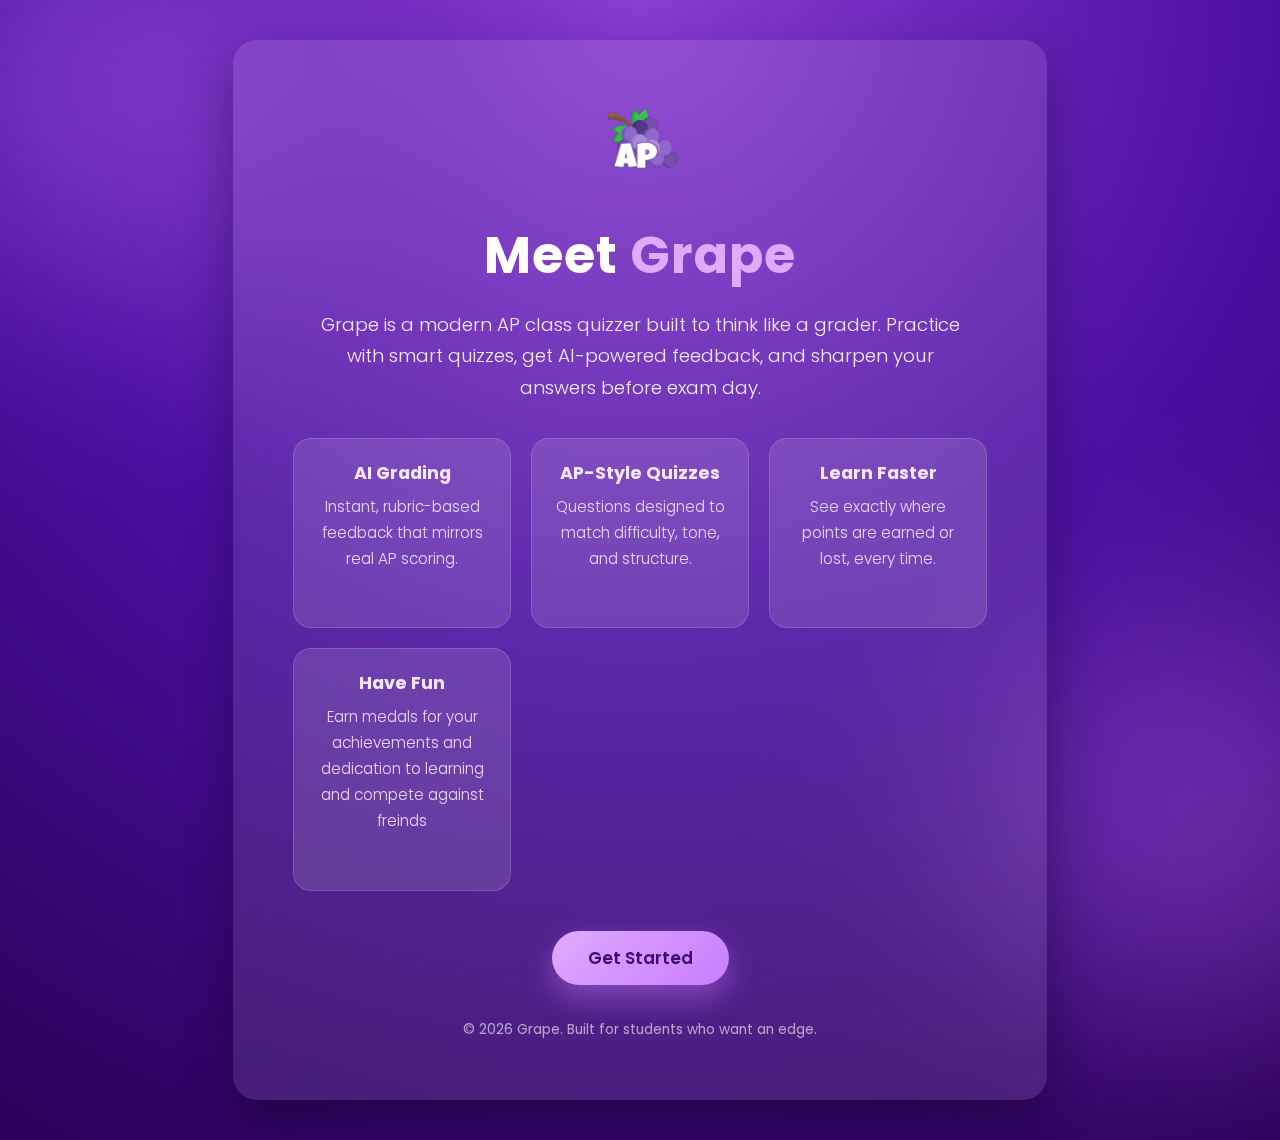
<file: index.html>
<!DOCTYPE html>
<html lang="en">
<head>
  <meta charset="UTF-8" />
  <meta name="viewport" content="width=device-width, initial-scale=1.0" />
  <title>Grape | Smarter AP Quizzer</title>

  <!-- Fonts -->
  <link href="https://fonts.googleapis.com/css2?family=Poppins:wght@300;400;600;700&display=swap" rel="stylesheet">

  <style>
    * {
      margin: 0;
      padding: 0;
      box-sizing: border-box;
      font-family: 'Poppins', sans-serif;
    }

    body {
      min-height: 100vh;
      padding: 40px 0;
      background: radial-gradient(circle at top, #8a3dd1, #4a0fa0, #2b0057);
      color: white;
      display: flex;
      justify-content: center;
      align-items: center;
      overflow-x: hidden;
      overflow-y: auto;
    }

    .blob {
      position: absolute;
      width: 400px;
      height: 400px;
      background: linear-gradient(135deg, #c77dff, #9d4edd);
      border-radius: 50%;
      filter: blur(120px);
      opacity: 0.45;
      animation: float 10s ease-in-out infinite;
    }

    .blob.one {
      top: -100px;
      left: -100px;
    }

    .blob.two {
      bottom: -120px;
      right: -120px;
      animation-delay: 3s;
    }

    @keyframes float {
      0% { transform: translateY(0px); }
      50% { transform: translateY(30px); }
      100% { transform: translateY(0px); }
    }

    .container {
      position: relative;
      z-index: 2;
      max-width: 900px;
      padding: 60px;
      background: rgba(255, 255, 255, 0.1);
      border-radius: 24px;
      backdrop-filter: blur(18px);
      box-shadow: 0 20px 50px rgba(0,0,0,0.32);
      text-align: center;
    }

    .logo {
      width: 90px;
      margin-bottom: 20px;
    }

    h1 {
      font-size: 3.2rem;
      font-weight: 700;
      margin-bottom: 15px;
      letter-spacing: 1px;
    }

    h1 span {
      color: #e0aaff;
    }

    p {
      font-size: 1.15rem;
      font-weight: 300;
      line-height: 1.7;
      max-width: 650px;
      margin: 0 auto 35px;
      color: #f1e9ff;
    }

    .features {
      display: grid;
      grid-template-columns: repeat(auto-fit, minmax(200px, 1fr));
      gap: 20px;
      margin-bottom: 40px;
    }

    .card {
      padding: 22px;
      border-radius: 18px;
      background: rgba(255, 255, 255, 0.12);
      box-shadow: inset 0 0 0 1px rgba(255,255,255,0.15);
      transition: transform 0.3s ease, background 0.3s ease;
    }

    .card:hover {
      transform: translateY(-6px);
      background: rgba(255, 255, 255, 0.18);
    }

    .card h3 {
      font-size: 1.1rem;
      margin-bottom: 8px;
      color: #f5e6ff;
    }

    .card p {
      font-size: 0.95rem;
      color: #e6d6ff;
    }

    .cta {
      display: inline-block;
      padding: 14px 36px;
      font-size: 1.05rem;
      font-weight: 600;
      color: #3c096c;
      background: linear-gradient(135deg, #e0aaff, #c77dff);
      border-radius: 999px;
      text-decoration: none;
      box-shadow: 0 12px 30px rgba(199,125,255,0.45);
      transition: transform 0.25s ease, box-shadow 0.25s ease;
    }

    .cta:hover {
      transform: translateY(-3px);
      box-shadow: 0 18px 40px rgba(199,125,255,0.6);
    }

    footer {
      margin-top: 35px;
      font-size: 0.85rem;
      color: rgba(255,255,255,0.6);
    }

    @media (max-width: 600px) {
      h1 {
        font-size: 2.4rem;
      }

      .container {
        padding: 40px 25px;
      }
    }
  </style>
</head>
<body>

  <div class="blob one"></div>
  <div class="blob two"></div>

  <div class="container">
    <img src="grape.png" alt="Grape logo" class="logo" />

    <h1>Meet <span>Grape</span></h1>
    <p>
      Grape is a modern AP class quizzer built to think like a grader.
      Practice with smart quizzes, get AI-powered feedback, and sharpen
      your answers before exam day.
    </p>

    <div class="features">
      <div class="card">
        <h3>AI Grading</h3>
        <p>Instant, rubric-based feedback that mirrors real AP scoring.</p>
      </div>
      <div class="card">
        <h3>AP-Style Quizzes</h3>
        <p>Questions designed to match difficulty, tone, and structure.</p>
      </div>
      <div class="card">
        <h3>Learn Faster</h3>
        <p>See exactly where points are earned or lost, every time.</p>
      </div>
      <div class="card">
        <h3>Have Fun</h3>
        <p>Earn medals for your achievements and dedication to learning and compete against freinds</p>
      </div>
    </div>

    <a href="login.html" class="cta">Get Started</a>

    <footer>
      © 2026 Grape. Built for students who want an edge.
    </footer>
  </div>

</body>
</html>
</file>
